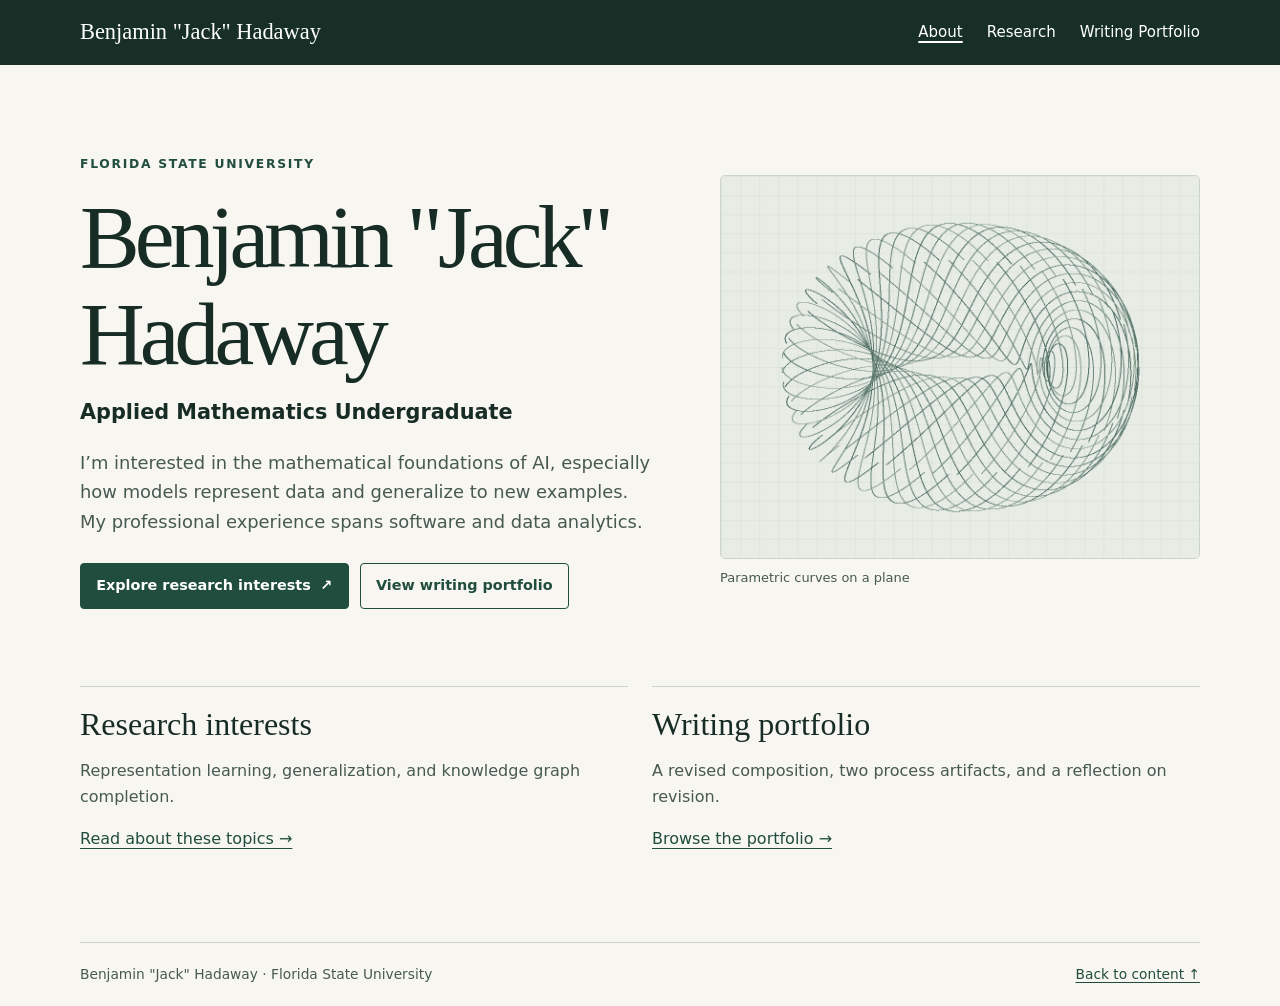
<file: index.html>
<!doctype html>
<html lang="en">
<head>
<meta charset="utf-8">
<meta name="viewport" content="width=device-width, initial-scale=1">
<title>About | Benjamin "Jack" Hadaway</title>
<link rel="stylesheet" href="style.css">
<script src="site.js" defer></script>
</head>
<body>
<a class="skip" href="#main">Skip to content</a>
<header class="site-header"><div class="wrap bar">
<a class="brand" href="index.html">Benjamin "Jack" Hadaway</a>
<nav aria-label="Main navigation"><a href="index.html" aria-current="page">About</a><a href="research.html">Research</a><a href="writing.html">Writing Portfolio</a></nav>
</div></header>
<main id="main" class="wrap" tabindex="-1">
<section class="hero" aria-labelledby="name">
<div>
<p class="eyebrow">Florida State University</p>
<h1 id="name">Benjamin "Jack" Hadaway</h1>
<p class="subtitle">Applied Mathematics Undergraduate</p>
<p class="intro">I’m interested in the mathematical foundations of AI, especially how models represent data and generalize to new examples. My professional experience spans software and data analytics.</p>
<div class="actions"><a class="button" href="research.html">Explore research interests <span aria-hidden="true">↗</span></a><a class="button secondary" href="writing.html">View writing portfolio</a></div>
</div>
<figure><img src="geometry.png" width="1000" height="800" alt="Overlapping green curves form a ring on a coordinate grid."><figcaption>Parametric curves on a plane</figcaption></figure>
</section>
<section class="home-links" aria-label="More about my work">
<div><h2>Research interests</h2><p>Representation learning, generalization, and knowledge graph completion.</p><a href="research.html#interests">Read about these topics →</a></div>
<div><h2>Writing portfolio</h2><p>A revised composition, two process artifacts, and a reflection on revision.</p><a href="writing.html">Browse the portfolio →</a></div>
</section>
</main>
<footer class="wrap footer"><span>Benjamin "Jack" Hadaway · Florida State University</span><a href="#main">Back to content ↑</a></footer>
</body>
</html>
</file>
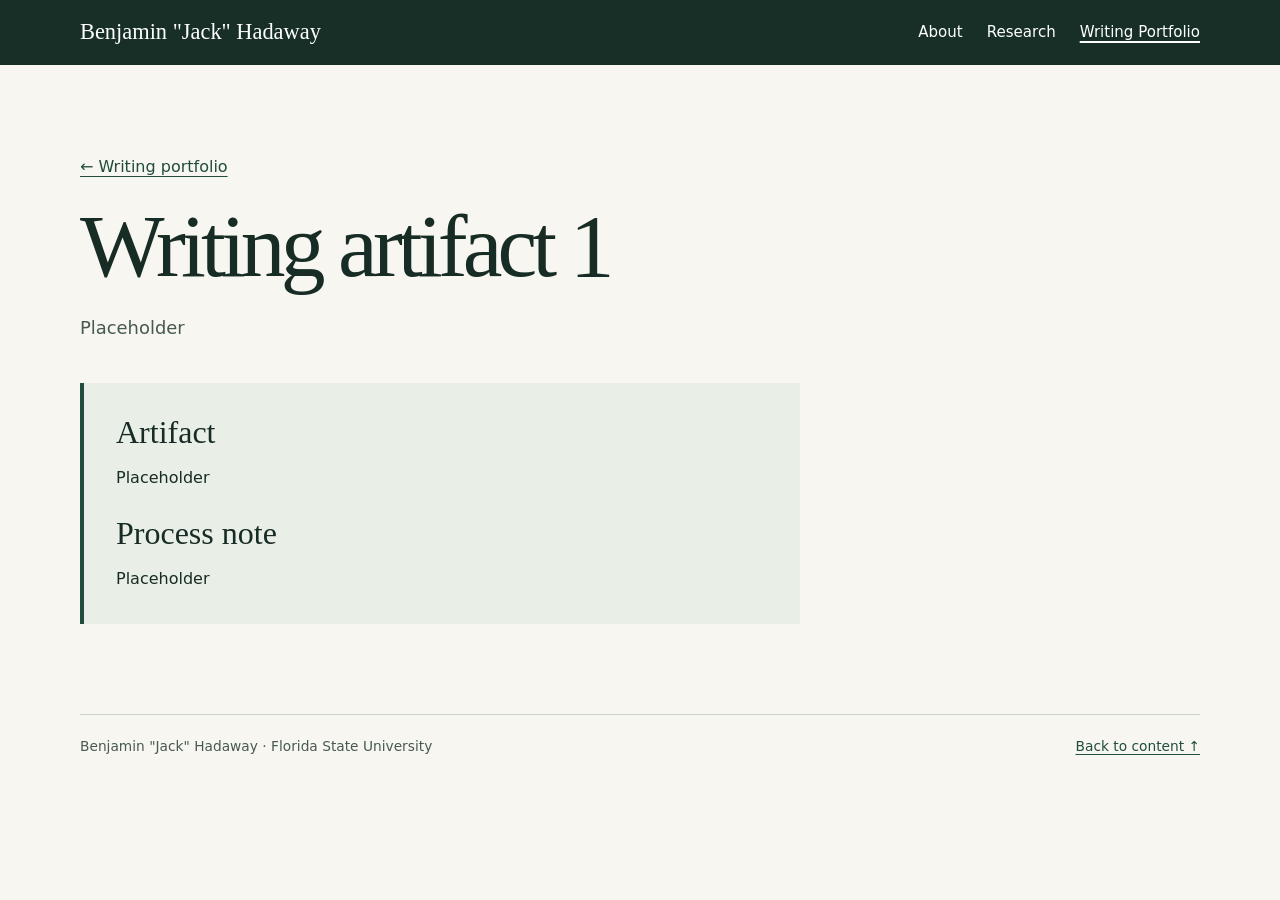
<file: artifact-1.html>
<!doctype html>
<html lang="en">
<head>
<meta charset="utf-8">
<meta name="viewport" content="width=device-width, initial-scale=1">
<title>Writing artifact 1 | Benjamin "Jack" Hadaway</title>
<link rel="stylesheet" href="style.css">
<script src="site.js" defer></script>
</head>
<body>
<a class="skip" href="#main">Skip to content</a>
<header class="site-header"><div class="wrap bar">
<a class="brand" href="index.html">Benjamin "Jack" Hadaway</a>
<nav aria-label="Main navigation"><a href="index.html">About</a><a href="research.html">Research</a><a href="writing.html" class="section-current">Writing Portfolio</a></nav>
</div></header>
<main id="main" class="wrap" tabindex="-1">
<div class="page-intro"><a href="writing.html">← Writing portfolio</a><h1>Writing artifact 1</h1><p class="intro">Placeholder</p></div>
<div class="placeholder"><section><h2>Artifact</h2><p>Placeholder</p></section><section><h2>Process note</h2><p>Placeholder</p></section></div>
</main>
<footer class="wrap footer"><span>Benjamin "Jack" Hadaway · Florida State University</span><a href="#main">Back to content ↑</a></footer>
</body>
</html>
</file>
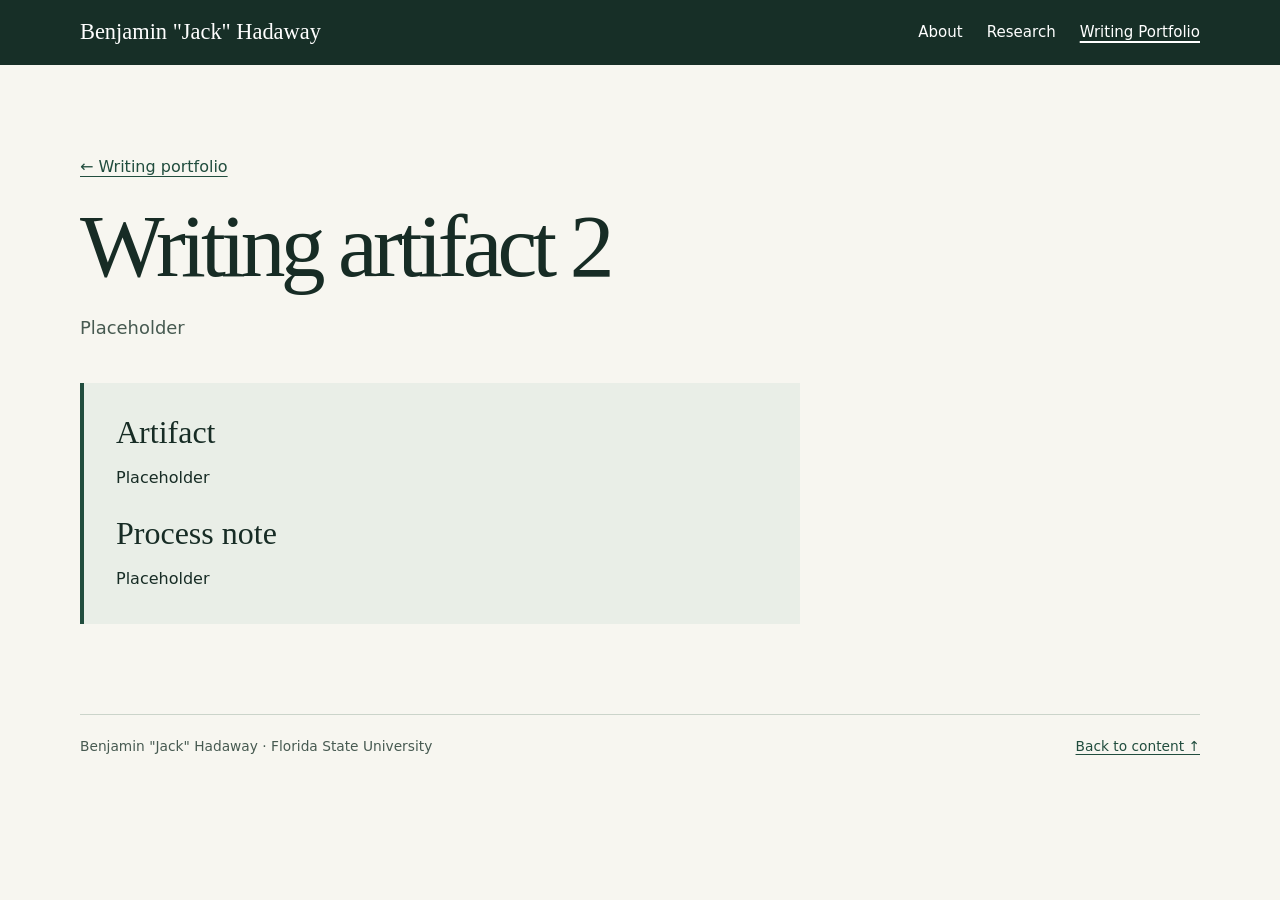
<file: artifact-2.html>
<!doctype html>
<html lang="en">
<head>
<meta charset="utf-8">
<meta name="viewport" content="width=device-width, initial-scale=1">
<title>Writing artifact 2 | Benjamin "Jack" Hadaway</title>
<link rel="stylesheet" href="style.css">
<script src="site.js" defer></script>
</head>
<body>
<a class="skip" href="#main">Skip to content</a>
<header class="site-header"><div class="wrap bar">
<a class="brand" href="index.html">Benjamin "Jack" Hadaway</a>
<nav aria-label="Main navigation"><a href="index.html">About</a><a href="research.html">Research</a><a href="writing.html" class="section-current">Writing Portfolio</a></nav>
</div></header>
<main id="main" class="wrap" tabindex="-1">
<div class="page-intro"><a href="writing.html">← Writing portfolio</a><h1>Writing artifact 2</h1><p class="intro">Placeholder</p></div>
<div class="placeholder"><section><h2>Artifact</h2><p>Placeholder</p></section><section><h2>Process note</h2><p>Placeholder</p></section></div>
</main>
<footer class="wrap footer"><span>Benjamin "Jack" Hadaway · Florida State University</span><a href="#main">Back to content ↑</a></footer>
</body>
</html>
</file>
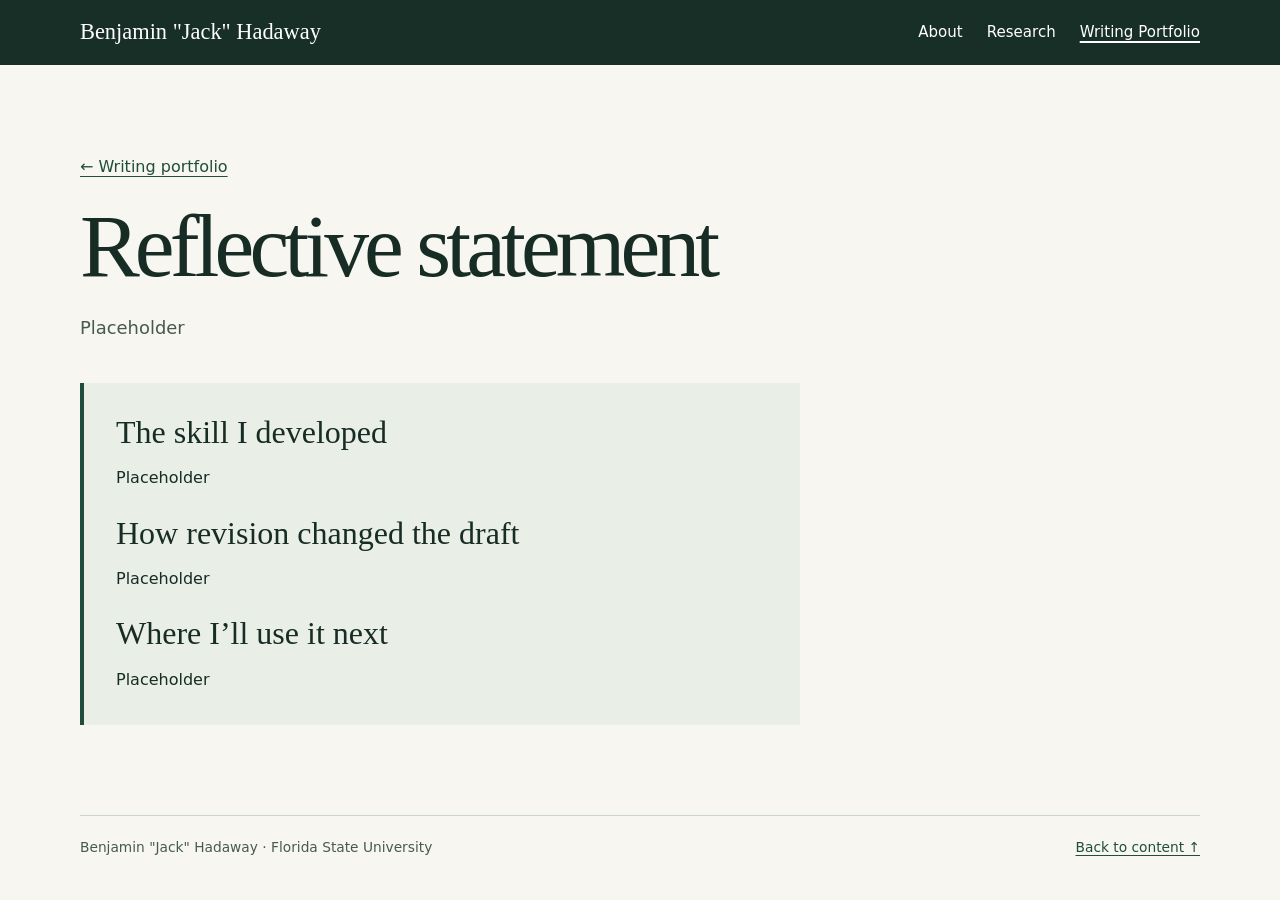
<file: reflection.html>
<!doctype html>
<html lang="en">
<head>
<meta charset="utf-8">
<meta name="viewport" content="width=device-width, initial-scale=1">
<title>Reflective statement | Benjamin "Jack" Hadaway</title>
<link rel="stylesheet" href="style.css">
<script src="site.js" defer></script>
</head>
<body>
<a class="skip" href="#main">Skip to content</a>
<header class="site-header"><div class="wrap bar">
<a class="brand" href="index.html">Benjamin "Jack" Hadaway</a>
<nav aria-label="Main navigation"><a href="index.html">About</a><a href="research.html">Research</a><a href="writing.html" class="section-current">Writing Portfolio</a></nav>
</div></header>
<main id="main" class="wrap" tabindex="-1">
<div class="page-intro"><a href="writing.html">← Writing portfolio</a><h1>Reflective statement</h1><p class="intro">Placeholder</p></div>
<div class="placeholder"><section><h2>The skill I developed</h2><p>Placeholder</p></section><section><h2>How revision changed the draft</h2><p>Placeholder</p></section><section><h2>Where I’ll use it next</h2><p>Placeholder</p></section></div>
</main>
<footer class="wrap footer"><span>Benjamin "Jack" Hadaway · Florida State University</span><a href="#main">Back to content ↑</a></footer>
</body>
</html>
</file>
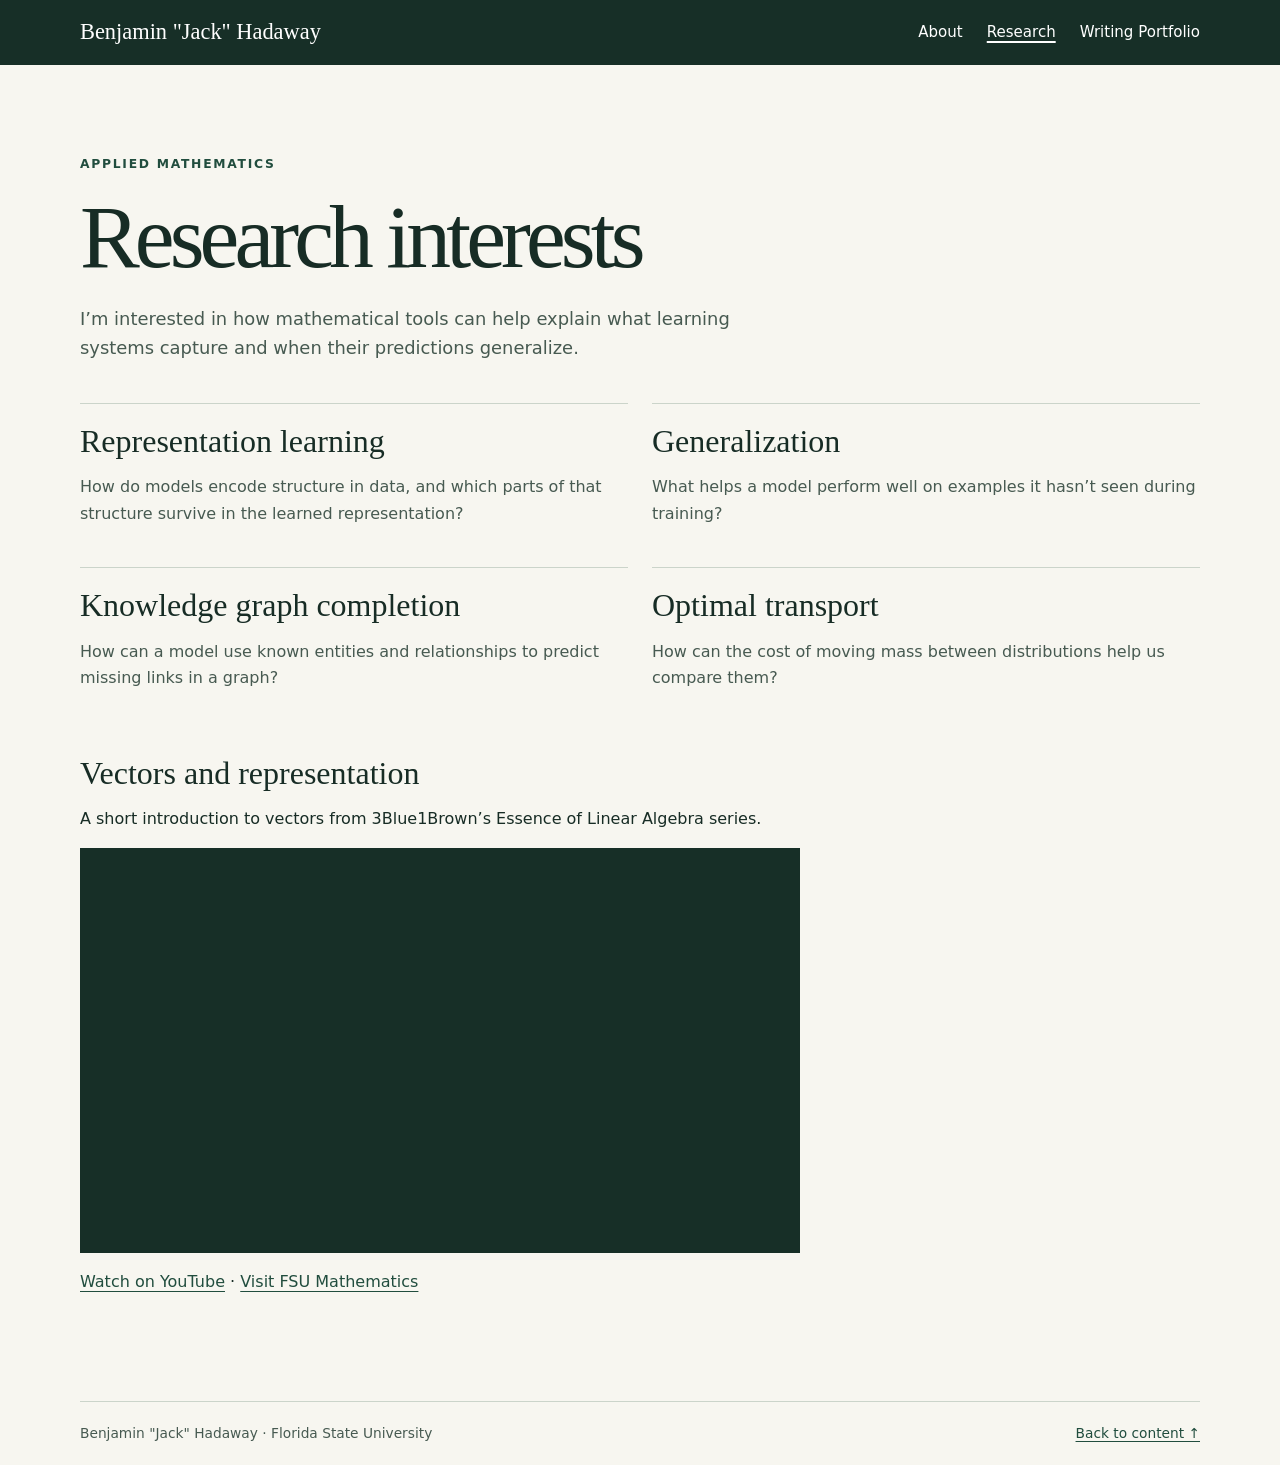
<file: research.html>
<!doctype html>
<html lang="en">
<head>
<meta charset="utf-8">
<meta name="viewport" content="width=device-width, initial-scale=1">
<title>Research | Benjamin "Jack" Hadaway</title>
<link rel="stylesheet" href="style.css">
<script src="site.js" defer></script>
</head>
<body>
<a class="skip" href="#main">Skip to content</a>
<header class="site-header"><div class="wrap bar">
<a class="brand" href="index.html">Benjamin "Jack" Hadaway</a>
<nav aria-label="Main navigation"><a href="index.html">About</a><a href="research.html" aria-current="page">Research</a><a href="writing.html">Writing Portfolio</a></nav>
</div></header>
<main id="main" class="wrap" tabindex="-1">
<div class="page-intro"><p class="eyebrow">Applied Mathematics</p><h1>Research interests</h1><p class="intro">I’m interested in how mathematical tools can help explain what learning systems capture and when their predictions generalize.</p></div>
<section id="interests" class="topic-grid" aria-label="Research topics">
<article><h2>Representation learning</h2><p>How do models encode structure in data, and which parts of that structure survive in the learned representation?</p></article>
<article><h2>Generalization</h2><p>What helps a model perform well on examples it hasn’t seen during training?</p></article>
<article><h2>Knowledge graph completion</h2><p>How can a model use known entities and relationships to predict missing links in a graph?</p></article>
<article><h2>Optimal transport</h2><p>How can the cost of moving mass between distributions help us compare them?</p></article>
</section>
<section class="video-section" aria-labelledby="video-heading">
<h2 id="video-heading">Vectors and representation</h2>
<p>A short introduction to vectors from 3Blue1Brown’s Essence of Linear Algebra series.</p>
<iframe src="https://www.youtube-nocookie.com/embed/fNk_zzaMoSs" title="Vectors, chapter 1 of Essence of Linear Algebra by 3Blue1Brown" loading="lazy" referrerpolicy="strict-origin-when-cross-origin" allow="encrypted-media; picture-in-picture" allowfullscreen></iframe>
<p><a href="https://www.youtube.com/watch?v=fNk_zzaMoSs">Watch on YouTube</a> · <a href="https://www.math.fsu.edu/">Visit FSU Mathematics</a></p>
</section>
</main>
<footer class="wrap footer"><span>Benjamin "Jack" Hadaway · Florida State University</span><a href="#main">Back to content ↑</a></footer>
</body>
</html>
</file>
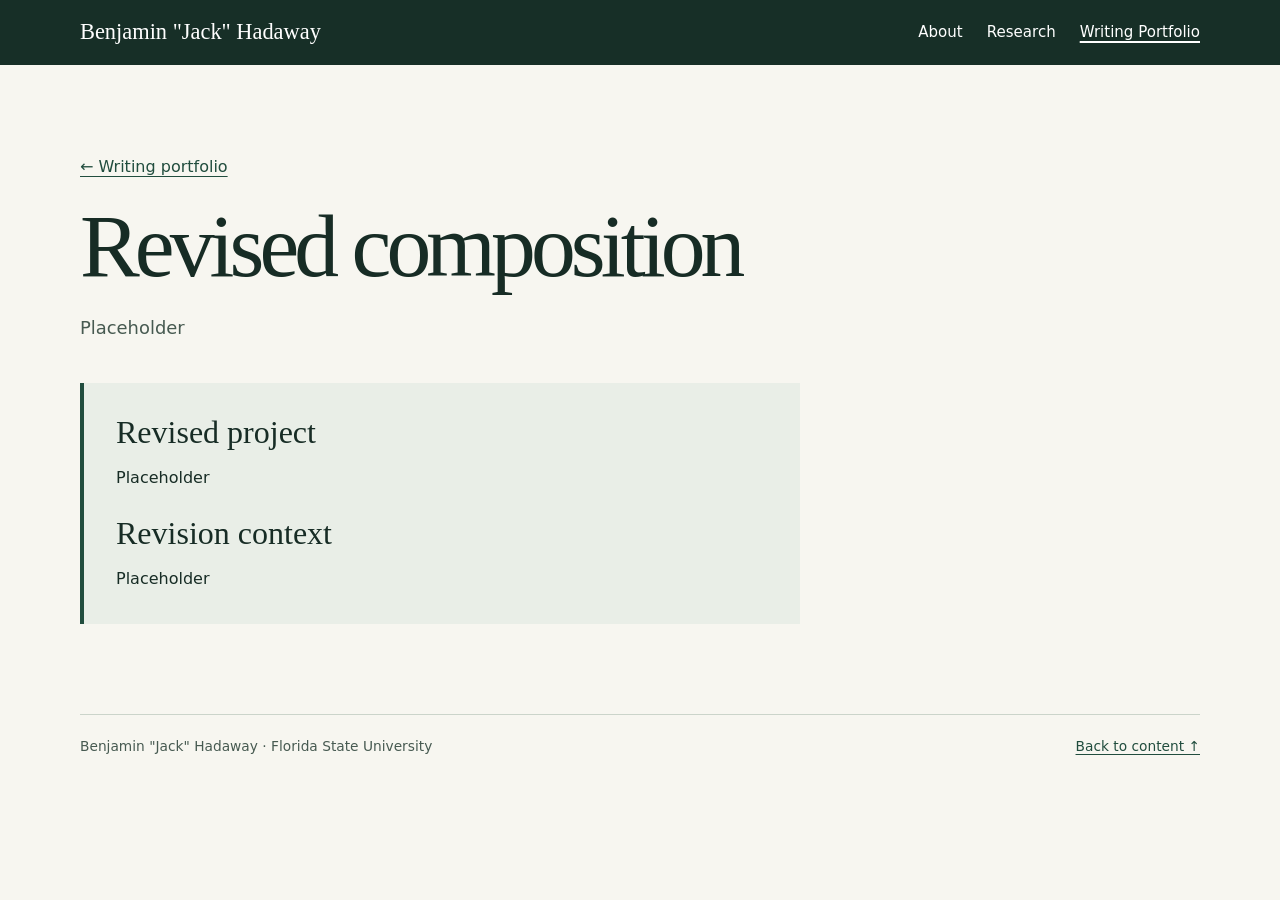
<file: revision.html>
<!doctype html>
<html lang="en">
<head>
<meta charset="utf-8">
<meta name="viewport" content="width=device-width, initial-scale=1">
<title>Revised composition | Benjamin "Jack" Hadaway</title>
<link rel="stylesheet" href="style.css">
<script src="site.js" defer></script>
</head>
<body>
<a class="skip" href="#main">Skip to content</a>
<header class="site-header"><div class="wrap bar">
<a class="brand" href="index.html">Benjamin "Jack" Hadaway</a>
<nav aria-label="Main navigation"><a href="index.html">About</a><a href="research.html">Research</a><a href="writing.html" class="section-current">Writing Portfolio</a></nav>
</div></header>
<main id="main" class="wrap" tabindex="-1">
<div class="page-intro"><a href="writing.html">← Writing portfolio</a><h1>Revised composition</h1><p class="intro">Placeholder</p></div>
<div class="placeholder"><section><h2>Revised project</h2><p>Placeholder</p></section><section><h2>Revision context</h2><p>Placeholder</p></section></div>
</main>
<footer class="wrap footer"><span>Benjamin "Jack" Hadaway · Florida State University</span><a href="#main">Back to content ↑</a></footer>
</body>
</html>
</file>
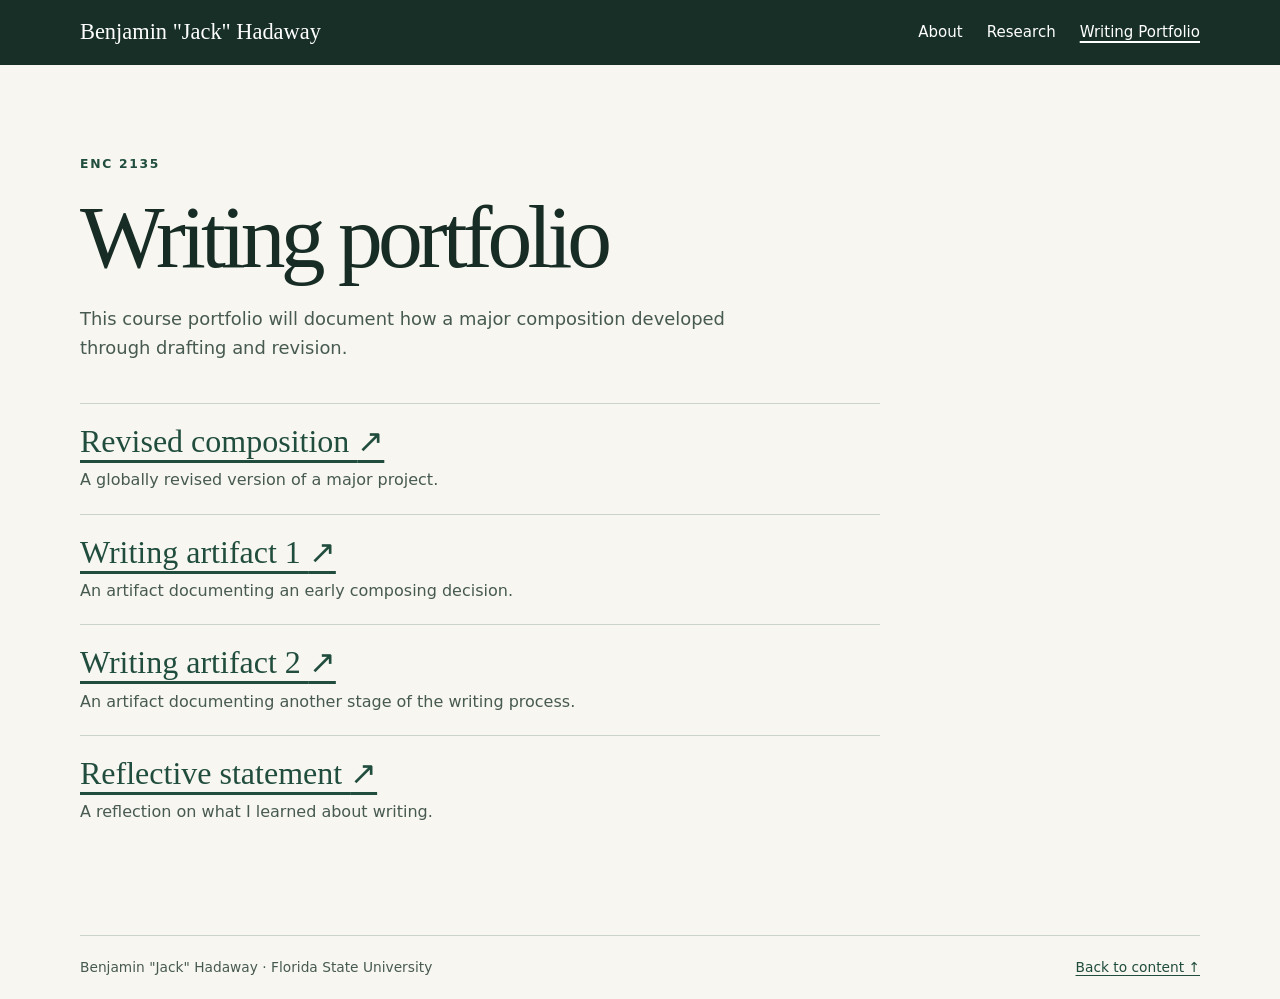
<file: writing.html>
<!doctype html>
<html lang="en">
<head>
<meta charset="utf-8">
<meta name="viewport" content="width=device-width, initial-scale=1">
<title>Writing Portfolio | Benjamin "Jack" Hadaway</title>
<link rel="stylesheet" href="style.css">
<script src="site.js" defer></script>
</head>
<body>
<a class="skip" href="#main">Skip to content</a>
<header class="site-header"><div class="wrap bar">
<a class="brand" href="index.html">Benjamin "Jack" Hadaway</a>
<nav aria-label="Main navigation"><a href="index.html">About</a><a href="research.html">Research</a><a href="writing.html" aria-current="page">Writing Portfolio</a></nav>
</div></header>
<main id="main" class="wrap" tabindex="-1">
<div class="page-intro"><p class="eyebrow">ENC 2135</p><h1>Writing portfolio</h1><p class="intro">This course portfolio will document how a major composition developed through drafting and revision.</p></div>
<ul class="portfolio-list"><li><h2><a href="revision.html">Revised composition <span aria-hidden="true">↗</span></a></h2><p>A globally revised version of a major project.</p></li><li><h2><a href="artifact-1.html">Writing artifact 1 <span aria-hidden="true">↗</span></a></h2><p>An artifact documenting an early composing decision.</p></li><li><h2><a href="artifact-2.html">Writing artifact 2 <span aria-hidden="true">↗</span></a></h2><p>An artifact documenting another stage of the writing process.</p></li><li><h2><a href="reflection.html">Reflective statement <span aria-hidden="true">↗</span></a></h2><p>A reflection on what I learned about writing.</p></li></ul>
</main>
<footer class="wrap footer"><span>Benjamin "Jack" Hadaway · Florida State University</span><a href="#main">Back to content ↑</a></footer>
</body>
</html>
</file>
<file: style.css>
:root{color-scheme:light;--paper:#f7f6f0;--ink:#172c25;--muted:#475a51;--green:#214d3e;--line:#cbd4ca;--serif:Georgia,serif;--sans:system-ui,sans-serif}
*{box-sizing:border-box}
body{margin:0;background:var(--paper);color:var(--ink);font:1rem/1.65 var(--sans)}
a{color:var(--green);text-underline-offset:.24em}
a:hover{text-decoration-thickness:2px}
:focus-visible{outline:3px solid #a35425;outline-offset:4px}
.wrap{width:min(1120px,calc(100% - 48px));margin-inline:auto}
.skip{position:absolute;left:1rem;top:-5rem;background:white;padding:.55rem 1rem;z-index:1}
.skip:focus{top:1rem}
.site-header{background:#172f27;color:#fff}
.bar{display:flex;align-items:center;justify-content:space-between;gap:1rem;flex-wrap:wrap;padding-block:1rem}
.brand{font:1.4rem var(--serif);text-decoration:none}
.bar a{color:inherit}
nav{display:flex;flex-wrap:wrap;gap:.45rem 1.5rem}
nav a{text-decoration:none;font-size:.94rem;padding-block:.25rem}
nav a:hover,nav a[aria-current],nav a.section-current{text-decoration:underline;text-decoration-thickness:2px}
main{padding-block:clamp(2.5rem,7vw,6rem)}
.hero{display:grid;grid-template-columns:1.2fr 1fr;gap:clamp(1.5rem,5vw,5rem);align-items:center}
.eyebrow{font-size:.77rem;letter-spacing:.14em;text-transform:uppercase;font-weight:750;color:var(--green);margin:0 0 .9rem}
h1,h2{font-family:var(--serif);font-weight:400;line-height:1.08;margin:0}
h1{font-size:clamp(2.8rem,7vw,5.6rem);letter-spacing:-.055em}
h2{font-size:clamp(1.45rem,3vw,2rem)}
.subtitle{font-size:clamp(1rem,2.3vw,1.3rem);font-weight:600;margin:.8rem 0}
.intro{font-size:1.12rem;color:var(--muted);max-width:59ch}
.actions{display:flex;flex-wrap:wrap;gap:.7rem;margin-top:1.65rem}
.button{display:inline-flex;gap:.6rem;align-items:center;background:var(--green);color:white;border:1px solid var(--green);border-radius:4px;padding:.65rem .95rem;text-decoration:none;font-size:.9rem;font-weight:650}
.button:hover{background:#15382d;color:white}
.secondary{background:transparent;color:var(--green)}
figure{margin:0}
figure img{display:block;width:100%;height:auto;border:1px solid var(--line);border-radius:5px}
figcaption{font-size:.81rem;color:var(--muted);margin-top:.5rem}
.home-links,.topic-grid{display:grid;grid-template-columns:repeat(2,minmax(0,1fr));gap:1.5rem}
.home-links{margin-top:clamp(2.5rem,6vw,5rem)}
.home-links>div,.topic-grid article{border-top:1px solid var(--line);padding-top:1.25rem}
.home-links p,.topic-grid p,.portfolio-list p{color:var(--muted)}
.page-intro{margin-bottom:2.5rem}
.page-intro>a{display:inline-block;margin-bottom:1.1rem}
.video-section{margin-top:3rem;max-width:720px}
.video-section iframe{display:block;border:0;width:100%;aspect-ratio:16/9;background:#172f27}
.portfolio-list{list-style:none;padding:0;margin:0;max-width:800px}
.portfolio-list li{border-top:1px solid var(--line);padding:1.25rem 0}
.portfolio-list p{margin:.55rem 0 0}
.placeholder{max-width:720px;background:#e9eee7;border-left:4px solid var(--green);padding:clamp(1.1rem,4vw,2rem)}
.placeholder section+section{margin-top:1.5rem}
.placeholder p{margin-bottom:0}
.footer{border-top:1px solid var(--line);display:flex;flex-wrap:wrap;justify-content:space-between;gap:.6rem 1rem;padding-block:1.25rem;color:var(--muted);font-size:.86rem}
@media(max-width:690px){.wrap{width:calc(100% - 32px)}.hero,.home-links,.topic-grid{grid-template-columns:1fr}.hero figure{max-width:440px}.bar{gap:.55rem 1rem}}
</file>
